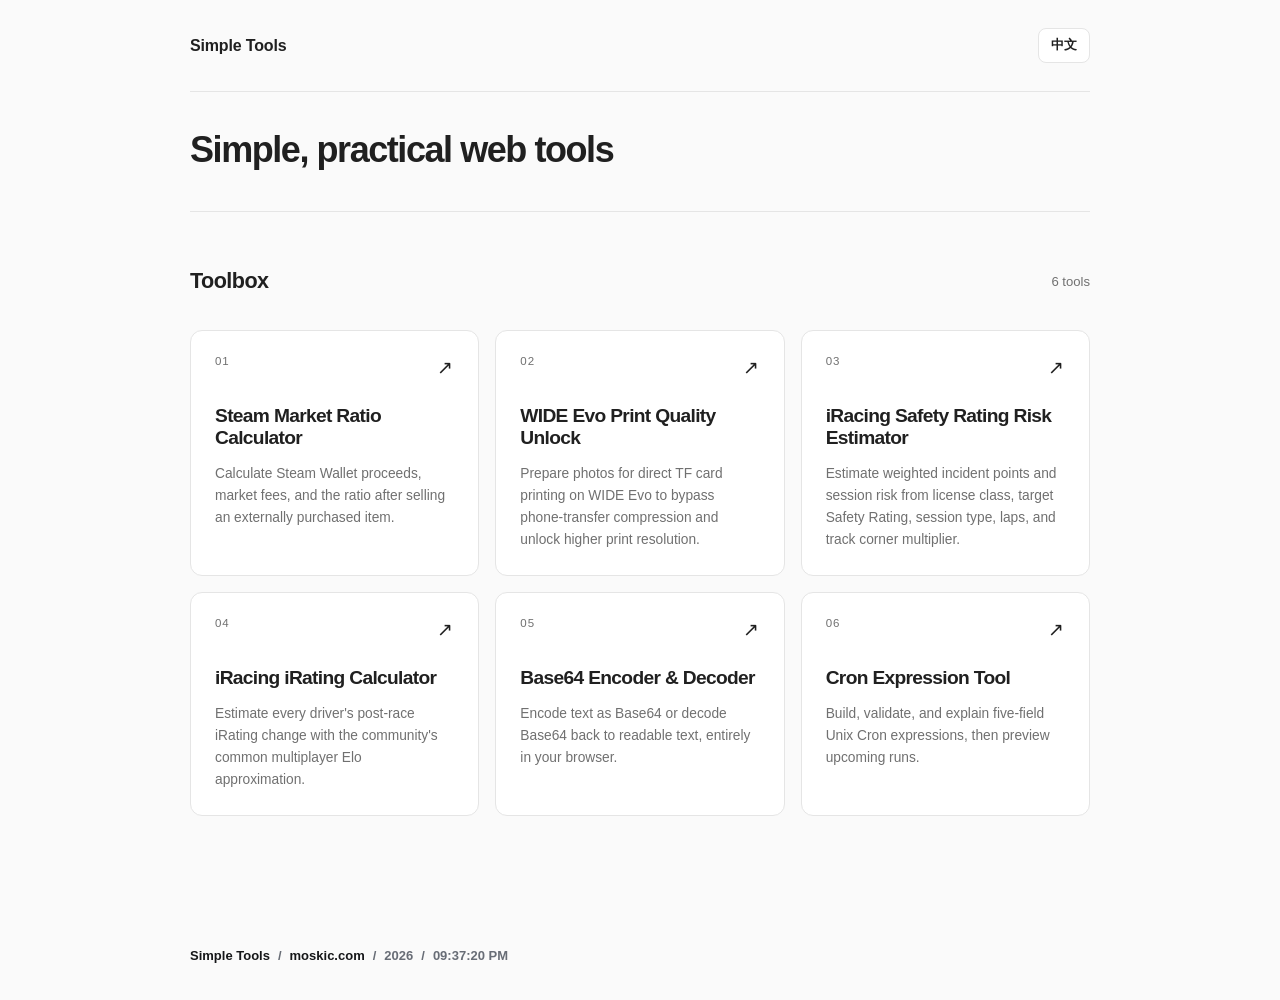
<file: index.html>
<!doctype html>
<html lang="zh-CN">
  <head>
    <meta charset="UTF-8" />
    <meta name="viewport" content="width=device-width, initial-scale=1.0" />
    <meta
      name="description"
      content="Simple Tools — 一个轻量、实用的在线工具集合。"
    />
    <title>Tools | moskic.com</title>
    <link rel="stylesheet" href="styles.css" />
    <script src="tools.js" defer></script>
  </head>
  <body>
    <div class="page-shell">
      <header class="site-header">
        <a class="brand" href="./" aria-label="Simple Tools 首页">
          <span>Simple Tools</span>
        </a>
        <button class="language-toggle" id="language-toggle" type="button"></button>
      </header>

      <main>
        <section class="hero" aria-labelledby="page-title">
          <h1 id="page-title"></h1>
        </section>

        <section class="tools-section" aria-labelledby="tools-title">
          <div class="section-heading">
            <h2 id="tools-title"></h2>
            <p class="tool-count" id="tool-count" aria-live="polite"></p>
          </div>

          <div class="tool-grid" id="tool-grid"></div>

          <noscript>
            <p class="noscript-message">
              请启用 JavaScript 以查看工具列表。 / Please enable JavaScript to view the tools.
            </p>
          </noscript>
        </section>
      </main>

      <footer class="site-footer" aria-label="Site footer">
        <span class="footer-site-name">Simple Tools</span>
        <span aria-hidden="true">/</span>
        <a href="https://moskic.com">moskic.com</a>
        <span aria-hidden="true">/</span>
        <span id="footer-year"></span>
        <span aria-hidden="true">/</span>
        <time id="footer-time"></time>
      </footer>
    </div>
  </body>
</html>
</file>
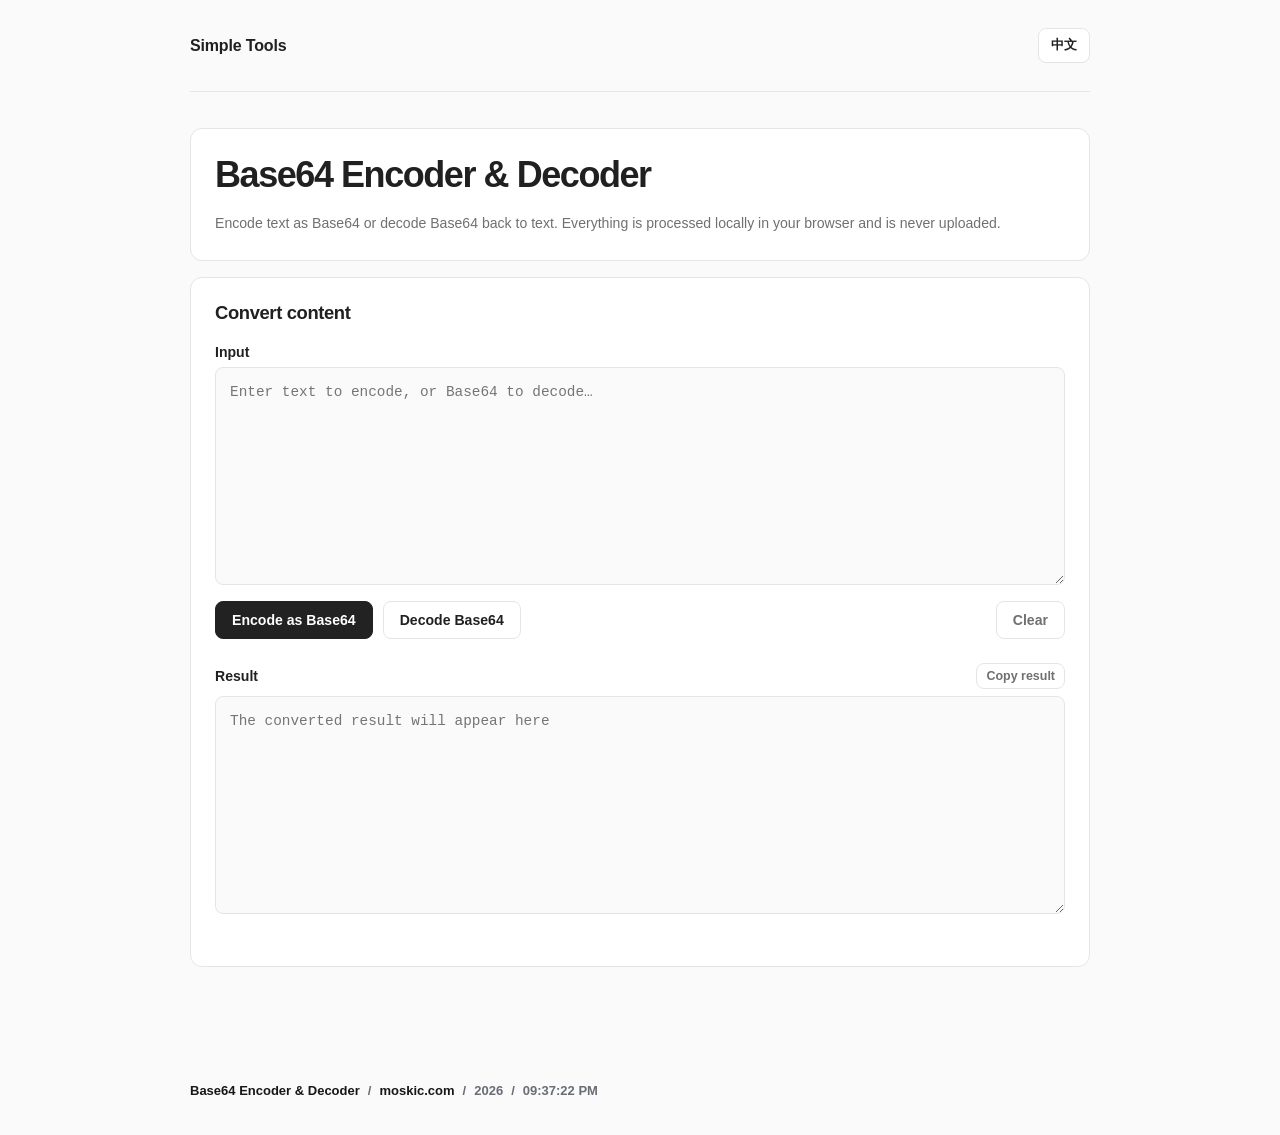
<file: base64_encode_decode/index.html>
<!doctype html>
<html lang="zh-CN">
  <head>
    <meta charset="UTF-8" />
    <meta name="viewport" content="width=device-width, initial-scale=1.0" />
    <meta name="description" content="在浏览器本地进行 Base64 编码与解码。" />
    <title>Base64 编码与解码 | moskic.com</title>
    <link rel="stylesheet" href="style.css" />
    <script src="app.js" defer></script>
  </head>
  <body>
    <div class="page-shell">
      <header class="site-header">
        <a class="brand" href="../" aria-label="Simple Tools 首页">Simple Tools</a>
        <button class="lang-switch" id="langSwitch" type="button">EN</button>
      </header>

      <main class="container">
        <section class="card intro-card">
          <h1 data-i18n="title">Base64 编码与解码</h1>
          <p class="note" data-i18n="intro">
            将文本编码为 Base64，或将 Base64 解码为原文。所有内容仅在浏览器本地处理，不会上传。
          </p>
        </section>

        <section class="card tool-card" aria-labelledby="toolTitle">
          <h2 id="toolTitle" data-i18n="toolTitle">转换内容</h2>

          <label for="input" data-i18n="inputLabel">输入</label>
          <textarea id="input" rows="8" data-i18n-placeholder="inputPlaceholder" placeholder="输入要编码的文本，或要解码的 Base64…" spellcheck="false"></textarea>

          <div class="actions">
            <button class="button primary" id="encodeButton" type="button" data-i18n="encode">编码为 Base64</button>
            <button class="button" id="decodeButton" type="button" data-i18n="decode">解码 Base64</button>
            <button class="button quiet" id="clearButton" type="button" data-i18n="clear">清空</button>
          </div>

          <div class="output-heading">
            <label for="output" data-i18n="outputLabel">结果</label>
            <button class="text-button" id="copyButton" type="button" data-i18n="copy">复制结果</button>
          </div>
          <textarea id="output" rows="8" data-i18n-placeholder="outputPlaceholder" placeholder="转换结果将显示在这里" readonly spellcheck="false"></textarea>
          <p class="status" id="status" role="status" aria-live="polite"></p>
        </section>
      </main>

      <footer class="site-footer" aria-label="Site footer">
        <span class="footer-site-name">Base64 Encoder &amp; Decoder</span>
        <span aria-hidden="true">/</span>
        <a href="https://moskic.com">moskic.com</a>
        <span aria-hidden="true">/</span>
        <span id="footerYear"></span>
        <span aria-hidden="true">/</span>
        <time id="footerTime"></time>
      </footer>
    </div>
  </body>
</html>
</file>
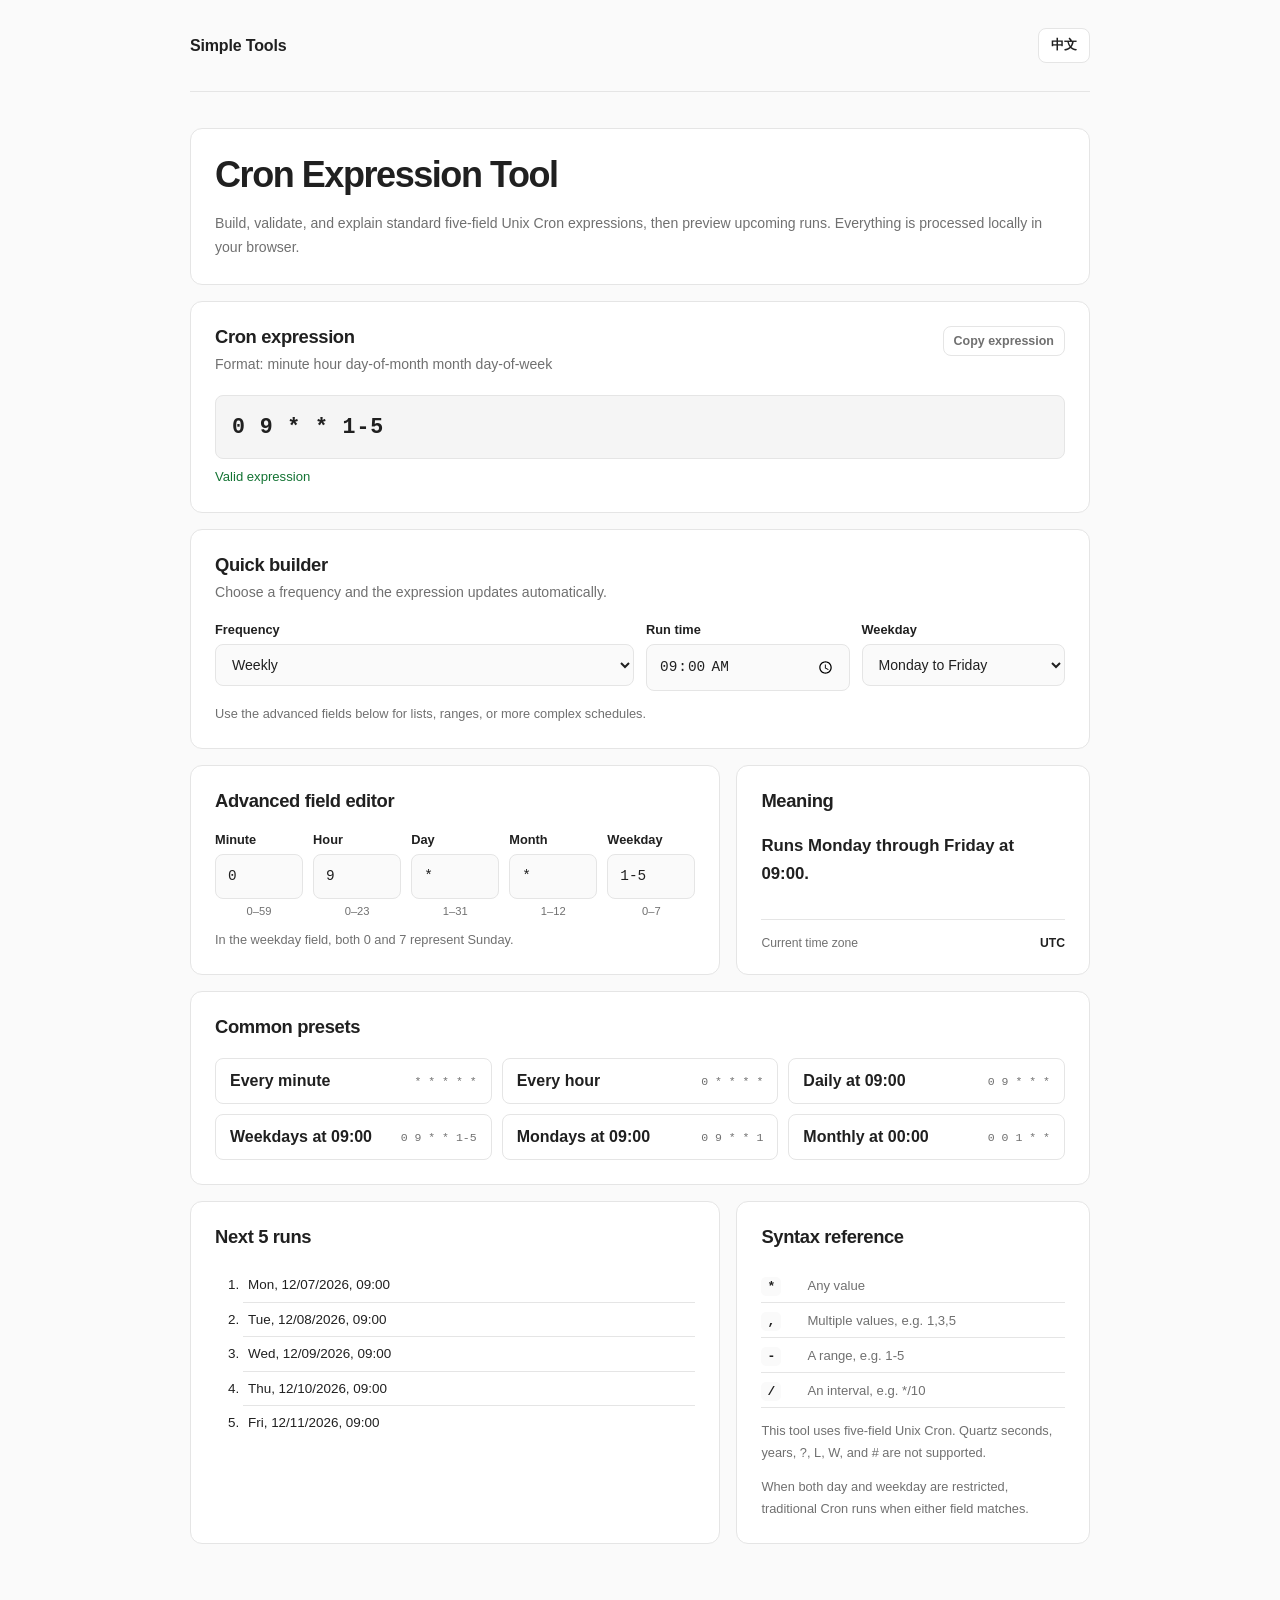
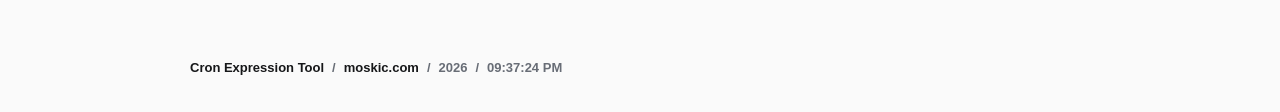
<file: cron_format_tool/index.html>
<!doctype html>
<html lang="zh-CN">
  <head>
    <meta charset="UTF-8" />
    <meta name="viewport" content="width=device-width, initial-scale=1.0" />
    <meta
      name="description"
      content="在浏览器本地生成、校验并解释标准五段 Unix Cron 表达式。"
    />
    <title>Cron 表达式工具 | moskic.com</title>
    <link rel="stylesheet" href="style.css" />
    <script src="app.js" defer></script>
  </head>
  <body>
    <div class="page-shell">
      <header class="site-header">
        <a class="brand" href="../" aria-label="Simple Tools 首页">Simple Tools</a>
        <button class="lang-switch" id="langSwitch" type="button">EN</button>
      </header>

      <main class="container">
        <section class="card intro-card" aria-labelledby="pageTitle">
          <h1 id="pageTitle" data-i18n="title">Cron 表达式工具</h1>
          <p class="note" data-i18n="intro">
            生成、校验并解释标准五段 Unix Cron 表达式，预览接下来的执行时间。所有计算均在浏览器本地完成。
          </p>
        </section>

        <section class="card expression-card" aria-labelledby="expressionTitle">
          <div class="section-heading">
            <div>
              <h2 id="expressionTitle" data-i18n="expressionTitle">Cron 表达式</h2>
              <p class="helper" data-i18n="expressionHelp">格式：分钟 小时 日期 月份 星期</p>
            </div>
            <button class="text-button" id="copyButton" type="button" data-i18n="copy">复制表达式</button>
          </div>
          <input
            class="expression-input"
            id="expression"
            type="text"
            value="0 9 * * 1-5"
            autocomplete="off"
            autocapitalize="off"
            spellcheck="false"
            aria-labelledby="expressionTitle"
            aria-describedby="validationStatus"
          />
          <p class="validation-status" id="validationStatus" role="status" aria-live="polite"></p>
        </section>

        <section class="card quick-builder-card" aria-labelledby="quickBuilderTitle">
          <div class="section-heading">
            <div>
              <h2 id="quickBuilderTitle" data-i18n="quickBuilderTitle">快速生成</h2>
              <p class="helper" data-i18n="quickBuilderHelp">选择执行频率，表达式会自动同步。</p>
            </div>
          </div>
          <div class="builder-grid">
            <div class="field builder-type">
              <label for="scheduleType" data-i18n="scheduleType">执行频率</label>
              <select id="scheduleType">
                <option value="minutes" data-i18n="typeMinutes">每隔若干分钟</option>
                <option value="hours" data-i18n="typeHours">每隔若干小时</option>
                <option value="daily" data-i18n="typeDaily">每天</option>
                <option value="weekly" data-i18n="typeWeekly" selected>每周</option>
                <option value="monthly" data-i18n="typeMonthly">每月</option>
                <option value="custom" data-i18n="typeCustom">自定义</option>
              </select>
            </div>

            <div class="field builder-control" id="intervalControl" hidden>
              <label for="intervalValue" data-i18n="interval">间隔</label>
              <div class="input-suffix">
                <input id="intervalValue" type="number" min="1" max="59" value="20" />
                <span id="intervalUnit"></span>
              </div>
            </div>

            <div class="field builder-control" id="timeControl">
              <label for="runTime" data-i18n="runTime">执行时间</label>
              <input id="runTime" type="time" value="09:00" />
            </div>

            <div class="field builder-control" id="weekdayControl">
              <label for="weekdaySelect" data-i18n="weekdaySelect">星期</label>
              <select id="weekdaySelect">
                <option value="1-5" data-i18n="weekdayWorkdays" selected>周一至周五</option>
                <option value="0,6" data-i18n="weekdayWeekend">周末</option>
                <option value="1" data-i18n="weekdayMonday">星期一</option>
                <option value="2" data-i18n="weekdayTuesday">星期二</option>
                <option value="3" data-i18n="weekdayWednesday">星期三</option>
                <option value="4" data-i18n="weekdayThursday">星期四</option>
                <option value="5" data-i18n="weekdayFriday">星期五</option>
                <option value="6" data-i18n="weekdaySaturday">星期六</option>
                <option value="0" data-i18n="weekdaySunday">星期日</option>
              </select>
            </div>

            <div class="field builder-control" id="monthDayControl" hidden>
              <label for="monthDayValue" data-i18n="monthDay">每月日期</label>
              <input id="monthDayValue" type="number" min="1" max="31" value="1" />
            </div>
          </div>
          <p class="note compact" id="builderHint" data-i18n="builderHint">
            需要列表、范围或更复杂的规则时，可继续使用下方字段编辑。
          </p>
        </section>

        <div class="primary-grid">
          <section class="card" aria-labelledby="fieldsTitle">
            <h2 id="fieldsTitle" data-i18n="fieldsTitle">高级字段编辑</h2>
            <div class="field-grid">
              <div class="field">
                <label for="minute" data-i18n="minute">分钟</label>
                <input id="minute" type="text" value="0" inputmode="text" spellcheck="false" />
                <span class="field-range">0–59</span>
              </div>
              <div class="field">
                <label for="hour" data-i18n="hour">小时</label>
                <input id="hour" type="text" value="9" inputmode="text" spellcheck="false" />
                <span class="field-range">0–23</span>
              </div>
              <div class="field">
                <label for="dayOfMonth" data-i18n="dayOfMonth">日期</label>
                <input id="dayOfMonth" type="text" value="*" inputmode="text" spellcheck="false" />
                <span class="field-range">1–31</span>
              </div>
              <div class="field">
                <label for="month" data-i18n="month">月份</label>
                <input id="month" type="text" value="*" inputmode="text" spellcheck="false" />
                <span class="field-range">1–12</span>
              </div>
              <div class="field">
                <label for="dayOfWeek" data-i18n="dayOfWeek">星期</label>
                <input id="dayOfWeek" type="text" value="1-5" inputmode="text" spellcheck="false" />
                <span class="field-range">0–7</span>
              </div>
            </div>
            <p class="note compact" data-i18n="sundayNote">星期字段中 0 和 7 都表示星期日。</p>
          </section>

          <section class="card result-card" aria-labelledby="resultTitle">
            <h2 id="resultTitle" data-i18n="resultTitle">表达式含义</h2>
            <div class="explanation" id="explanation" aria-live="polite"></div>
            <div class="timezone-row">
              <span data-i18n="timezone">使用当前时区</span>
              <strong id="timezoneName"></strong>
            </div>
          </section>
        </div>

        <section class="card" aria-labelledby="presetsTitle">
          <h2 id="presetsTitle" data-i18n="presetsTitle">常用预设</h2>
          <div class="preset-grid" id="presetGrid"></div>
        </section>

        <div class="reference-grid">
          <section class="card" aria-labelledby="nextRunsTitle">
            <h2 id="nextRunsTitle" data-i18n="nextRunsTitle">接下来 5 次执行</h2>
            <ol class="next-runs" id="nextRuns" aria-live="polite"></ol>
          </section>

          <section class="card" aria-labelledby="syntaxTitle">
            <h2 id="syntaxTitle" data-i18n="syntaxTitle">语法速查</h2>
            <dl class="syntax-list">
              <div><dt><code>*</code></dt><dd data-i18n="syntaxAny">任意值</dd></div>
              <div><dt><code>,</code></dt><dd data-i18n="syntaxList">多个值，例如 1,3,5</dd></div>
              <div><dt><code>-</code></dt><dd data-i18n="syntaxRange">范围，例如 1-5</dd></div>
              <div><dt><code>/</code></dt><dd data-i18n="syntaxStep">步长，例如 */10</dd></div>
            </dl>
            <p class="note compact" data-i18n="unixNote">
              本工具使用五段 Unix Cron，不支持 Quartz 的秒、年份、?、L、W 和 #。
            </p>
            <p class="note compact" data-i18n="dayRule">
              当日期和星期都不是 * 时，传统 Cron 会在任一字段匹配时执行。
            </p>
          </section>
        </div>
      </main>

      <footer class="site-footer" aria-label="Site footer">
        <span class="footer-site-name">Cron Expression Tool</span>
        <span aria-hidden="true">/</span>
        <a href="https://moskic.com">moskic.com</a>
        <span aria-hidden="true">/</span>
        <span id="footerYear"></span>
        <span aria-hidden="true">/</span>
        <time id="footerTime"></time>
      </footer>
    </div>
  </body>
</html>
</file>
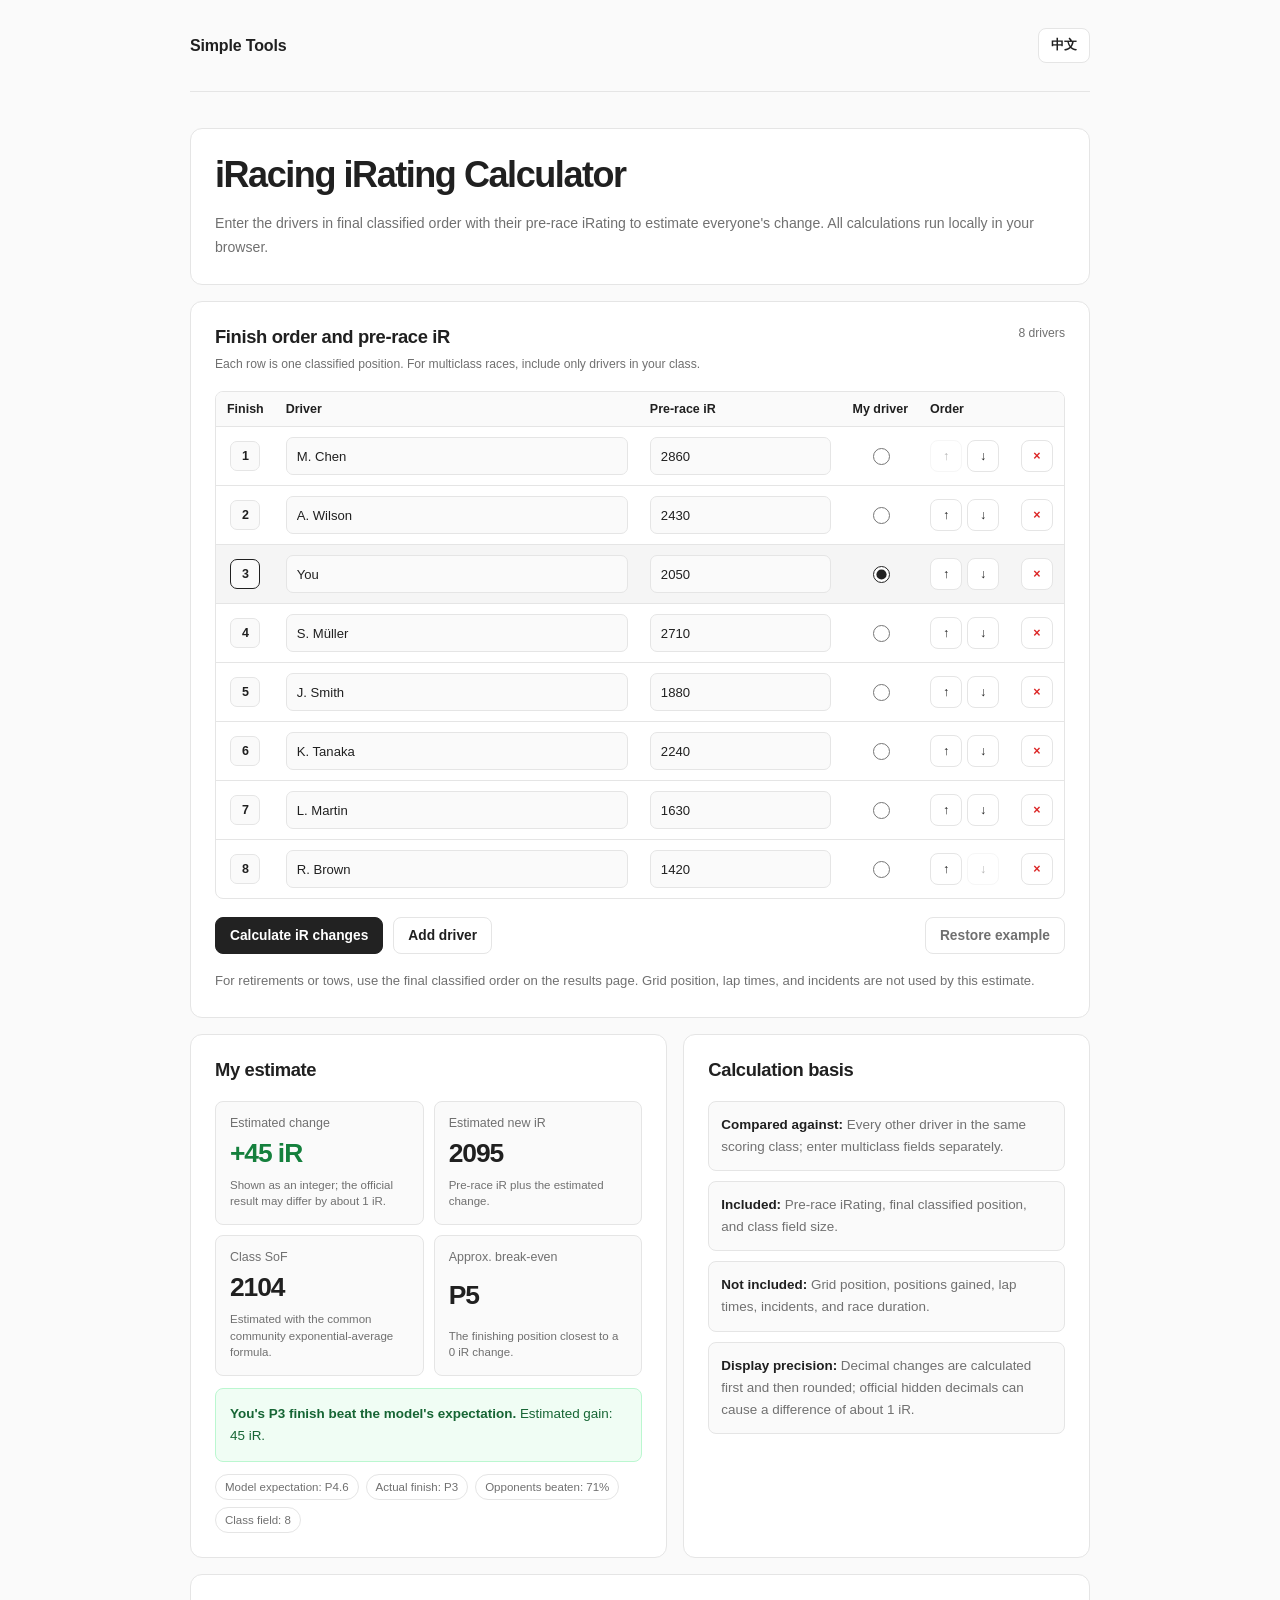
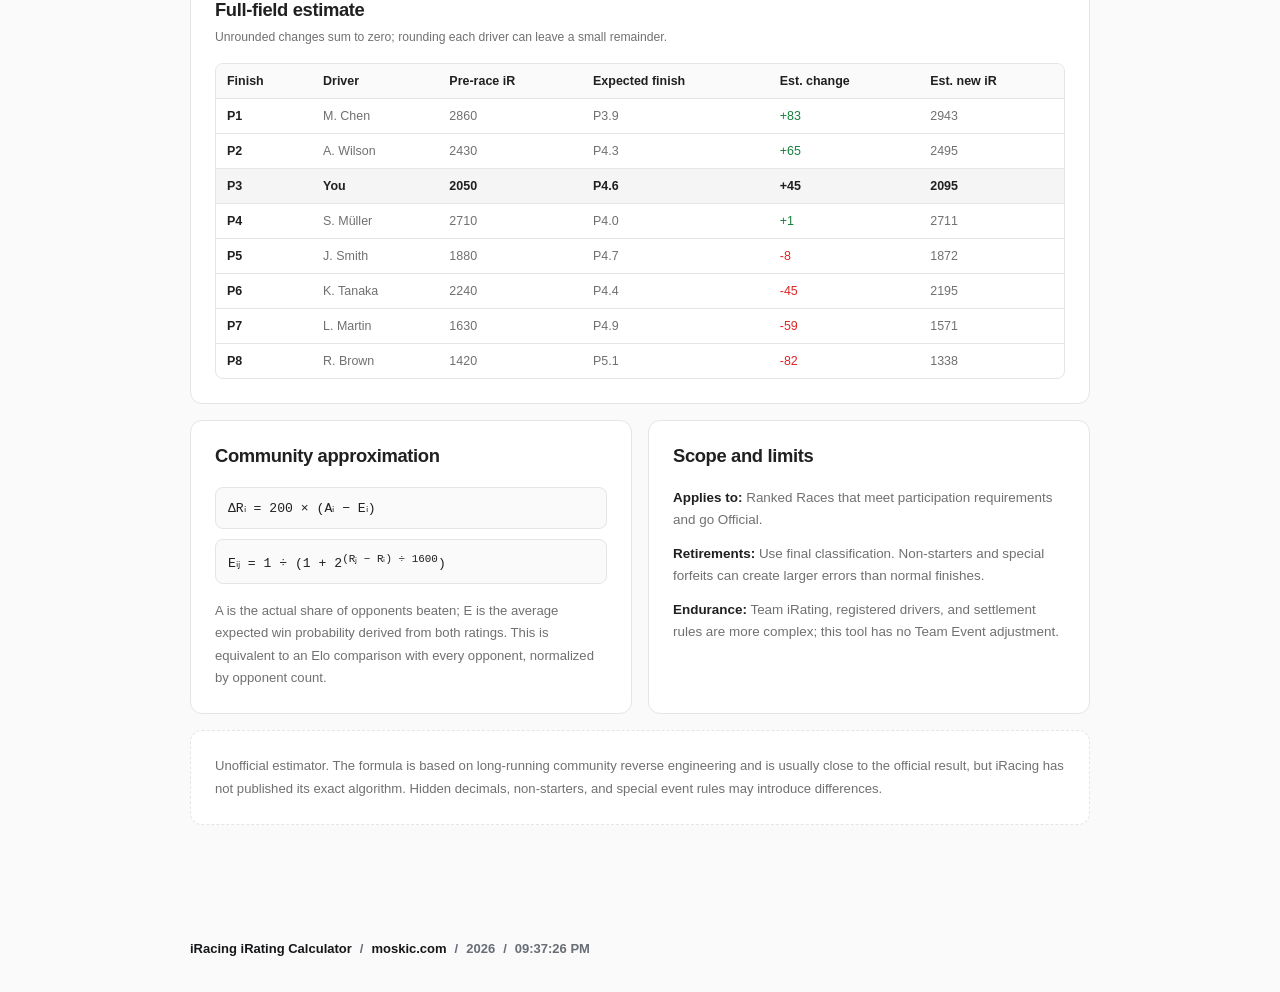
<file: iracing_irating_calculator/index.html>
<!doctype html>
<html lang="zh-CN">
  <head>
    <meta charset="UTF-8" />
    <meta name="viewport" content="width=device-width, initial-scale=1.0" />
    <meta
      name="description"
      content="按社区常用的多人 Elo 近似公式，估算 iRacing 正式比赛后的 iRating 变化。"
    />
    <title>iRacing iRating 计算器 | moskic.com</title>
    <link rel="stylesheet" href="style.css" />
    <script src="app.js" defer></script>
  </head>
  <body>
    <div class="page-shell">
      <header class="site-header">
        <a class="brand" href="../" aria-label="Simple Tools 首页">Simple Tools</a>
        <button class="lang-switch" id="langSwitch" type="button">EN</button>
      </header>

      <main class="container">
        <section class="card intro-card" aria-labelledby="pageTitle">
          <h1 id="pageTitle" data-i18n="title">iRacing iRating 计算器</h1>
          <p class="note" data-i18n="intro">
            按最终分类顺序填写同组车手及赛前 iRating，估算每位车手的分数变化。所有计算均在浏览器本地完成。
          </p>
        </section>

        <section class="card" aria-labelledby="fieldTitle">
          <div class="section-heading">
            <div>
              <h2 id="fieldTitle" data-i18n="fieldTitle">完赛顺序与赛前 iR</h2>
              <p class="helper section-helper" data-i18n="fieldHelp">
                每行就是最终分类中的一个名次。多级别比赛请只填写与你同级别的车手。
              </p>
            </div>
            <span class="field-count" id="fieldCount" aria-live="polite"></span>
          </div>

          <div class="table-scroll roster-scroll" tabindex="0">
            <table class="roster-table">
              <thead>
                <tr>
                  <th scope="col" data-i18n="positionHeader">名次</th>
                  <th scope="col" data-i18n="driverHeader">车手</th>
                  <th scope="col" data-i18n="ratingHeader">赛前 iR</th>
                  <th scope="col" data-i18n="meHeader">我的车手</th>
                  <th scope="col" data-i18n="orderHeader">调整</th>
                  <th scope="col"><span class="sr-only" data-i18n="removeHeader">删除</span></th>
                </tr>
              </thead>
              <tbody id="driverRows"></tbody>
            </table>
          </div>

          <p class="form-error" id="formError" role="alert" aria-live="assertive"></p>
          <div class="actions">
            <button class="button primary" id="calculateButton" type="button" data-i18n="calculate">计算 iR 变化</button>
            <button class="button" id="addButton" type="button" data-i18n="addDriver">添加车手</button>
            <button class="button quiet" id="exampleButton" type="button" data-i18n="restoreExample">恢复示例</button>
          </div>
          <p class="note compact" data-i18n="classificationNote">
            退赛或拖车后，按比赛结果页最终列出的分类名次填写；起步位置、圈速和事故点不参与此估算。
          </p>
        </section>

        <div class="primary-grid">
          <section class="card results-card" aria-labelledby="resultTitle">
            <h2 id="resultTitle" data-i18n="resultTitle">我的估算结果</h2>
            <div class="results" aria-live="polite">
              <div class="metric">
                <span class="metric-name" data-i18n="changeName">预计变化</span>
                <strong class="metric-value" id="selectedChange">—</strong>
                <span class="metric-hint" data-i18n="changeHint">按整数显示，官方结果可能相差约 1 iR。</span>
              </div>
              <div class="metric">
                <span class="metric-name" data-i18n="newRatingName">预计新 iR</span>
                <strong class="metric-value" id="selectedNewRating">—</strong>
                <span class="metric-hint" data-i18n="newRatingHint">赛前 iR 加上预计变化。</span>
              </div>
              <div class="metric">
                <span class="metric-name" data-i18n="sofName">本组 SoF</span>
                <strong class="metric-value" id="strengthOfField">—</strong>
                <span class="metric-hint" data-i18n="sofHint">使用社区常见的指数平均公式估算。</span>
              </div>
              <div class="metric">
                <span class="metric-name" data-i18n="breakEvenName">大致保本名次</span>
                <strong class="metric-value" id="breakEvenPosition">—</strong>
                <span class="metric-hint" data-i18n="breakEvenHint">最接近 0 iR 变化的完赛位置。</span>
              </div>
            </div>
            <div class="status-box" id="statusBox" aria-live="polite" data-i18n="initialStatus">
              填写车手后即可计算。
            </div>
            <div class="pill-row" id="quickTips" aria-label="计算摘要"></div>
          </section>

          <section class="card" aria-labelledby="summaryTitle">
            <h2 id="summaryTitle" data-i18n="summaryTitle">计算口径</h2>
            <ul class="explain-list" id="summaryList"></ul>
          </section>
        </div>

        <section class="card" aria-labelledby="allResultsTitle">
          <div class="section-heading compact-heading">
            <div>
              <h2 id="allResultsTitle" data-i18n="allResultsTitle">全场估算</h2>
              <p class="helper section-helper" data-i18n="allResultsHelp">变化值取整前全场总和为 0；逐人取整后可能出现少量尾差。</p>
            </div>
          </div>
          <div class="table-scroll" tabindex="0">
            <table class="result-table">
              <thead>
                <tr>
                  <th scope="col" data-i18n="positionHeader">名次</th>
                  <th scope="col" data-i18n="driverHeader">车手</th>
                  <th scope="col" data-i18n="ratingHeader">赛前 iR</th>
                  <th scope="col" data-i18n="expectedHeader">预期名次</th>
                  <th scope="col" data-i18n="changeHeader">预计变化</th>
                  <th scope="col" data-i18n="newRatingHeader">预计新 iR</th>
                </tr>
              </thead>
              <tbody id="resultRows"></tbody>
            </table>
          </div>
        </section>

        <div class="reference-grid">
          <section class="card" aria-labelledby="formulaTitle">
            <h2 id="formulaTitle" data-i18n="formulaTitle">社区近似公式</h2>
            <div class="formula-block" aria-label="iRating 近似计算公式">
              <code>ΔRᵢ = 200 × (Aᵢ − Eᵢ)</code>
              <code>Eᵢⱼ = 1 ÷ (1 + 2<sup>(Rⱼ − Rᵢ) ÷ 1600</sup>)</code>
            </div>
            <p class="note compact" data-i18n="formulaNote">
              A 是实际击败对手的比例，E 是根据双方 iR 推算的平均预期胜率。等价于你与同组每位车手分别进行一次 Elo 比较，再按对手数量归一化。
            </p>
          </section>

          <section class="card" aria-labelledby="usageTitle">
            <h2 id="usageTitle" data-i18n="usageTitle">使用边界</h2>
            <div class="usage-copy" id="usageCopy"></div>
          </section>
        </div>

        <section class="card disclaimer-card">
          <p class="note compact" data-i18n="disclaimer">
            非官方估算工具。公式来自社区长期反向推算，通常很接近正式结算，但 iRacing 没有公开精确算法；隐藏小数、未发车及特殊赛事规则都可能造成偏差。
          </p>
        </section>
      </main>

      <footer class="site-footer" aria-label="Site footer">
        <span class="footer-site-name">iRacing iRating Calculator</span>
        <span aria-hidden="true">/</span>
        <a href="https://moskic.com">moskic.com</a>
        <span aria-hidden="true">/</span>
        <span id="footerYear"></span>
        <span aria-hidden="true">/</span>
        <time id="footerTime"></time>
      </footer>
    </div>
  </body>
</html>
</file>
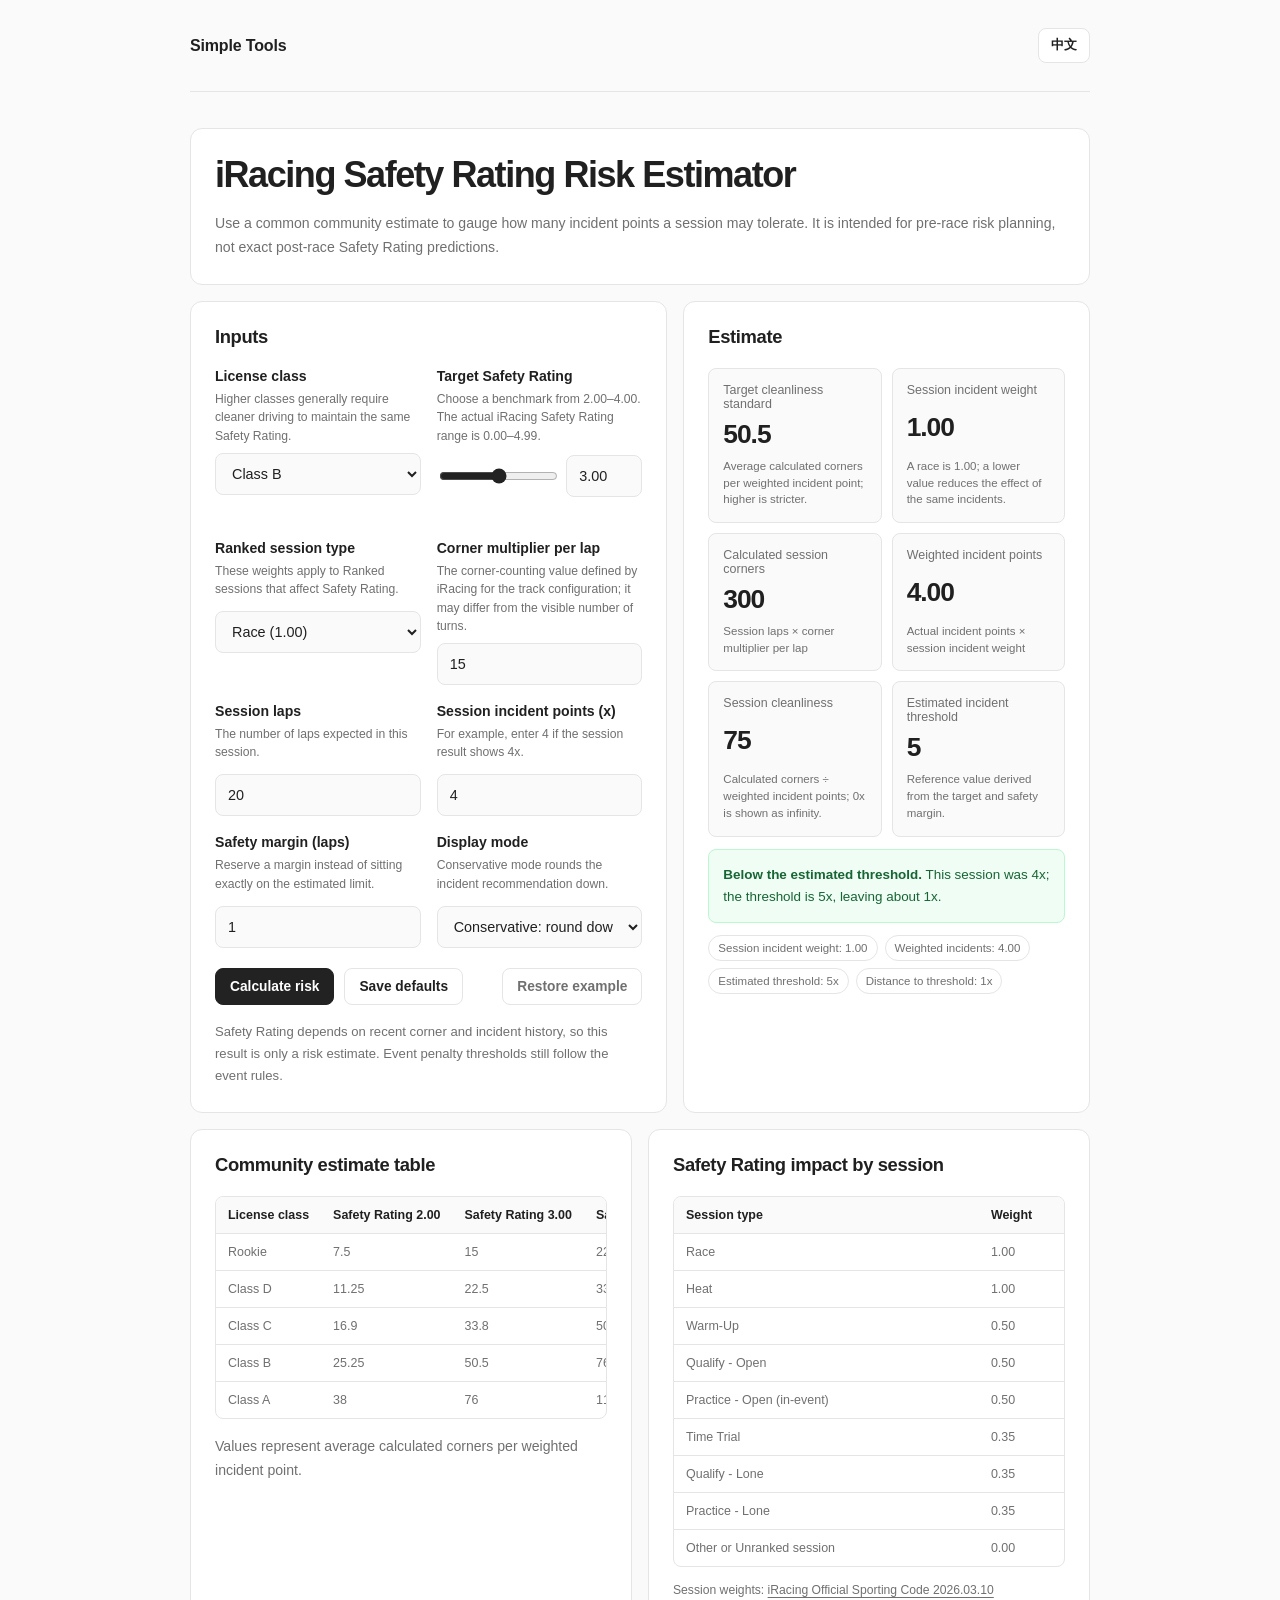
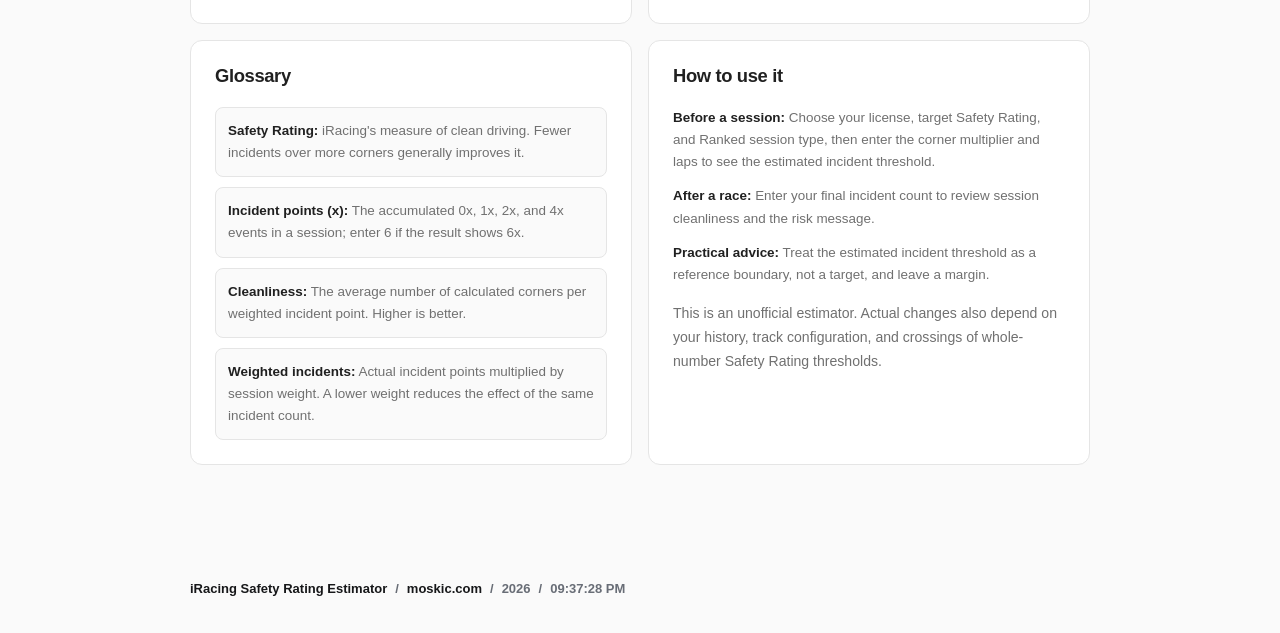
<file: iracing_safety_rating_estimator/index.html>
<!doctype html>
<html lang="zh-CN">
  <head>
    <meta charset="UTF-8" />
    <meta name="viewport" content="width=device-width, initial-scale=1.0" />
    <meta
      name="description"
      content="根据执照等级、目标安全分、场次权重和赛道弯角数，估算 iRacing 比赛的事故点数风险。"
    />
    <title>iRacing 安全分风险估算器 | moskic.com</title>
    <link rel="stylesheet" href="style.css" />
    <script src="app.js" defer></script>
  </head>
  <body>
    <div class="page-shell">
      <header class="site-header">
        <a class="brand" href="../" aria-label="Simple Tools 首页">Simple Tools</a>
        <button class="lang-switch" id="langSwitch" type="button">EN</button>
      </header>

      <main class="container">
        <section class="card intro-card" aria-labelledby="pageTitle">
          <h1 id="pageTitle" data-i18n="title">iRacing 安全分风险估算器</h1>
          <p class="note" data-i18n="intro">
            用社区常见的推断方式，估算一场比赛大概能承受多少事故点数。适合赛前风险判断，不用于精确预测赛后安全分涨跌。
          </p>
        </section>

        <div class="primary-grid">
          <section class="card" aria-labelledby="inputTitle">
            <h2 id="inputTitle" data-i18n="inputTitle">输入参数</h2>
            <div class="form-grid">
              <div class="field">
                <label for="license" data-i18n="licenseLabel">执照等级</label>
                <p class="helper" id="licenseHelp" data-i18n="licenseHelp">等级越高，维持同样安全分通常需要跑得越干净。</p>
                <select id="license" aria-describedby="licenseHelp">
                  <option value="Rookie" data-i18n="licenseRookie">Rookie 新手</option>
                  <option value="D" data-i18n="licenseD">D 级</option>
                  <option value="C" data-i18n="licenseC">C 级</option>
                  <option value="B" data-i18n="licenseB" selected>B 级</option>
                  <option value="A" data-i18n="licenseA">A 级</option>
                </select>
              </div>

              <div class="field">
                <label for="targetSr" data-i18n="targetSrLabel">目标安全分</label>
                <p class="helper" id="targetSrHelp" data-i18n="targetSrHelp">选择用于判断的安全分目标；估算器支持 2.00–4.00。</p>
                <div class="range-row">
                  <input id="targetSrRange" type="range" min="2" max="4" value="3" step="0.01" aria-label="目标安全分滑块" />
                  <input id="targetSr" type="number" min="2" max="4" value="3.00" step="0.01" aria-describedby="targetSrHelp promotionNotice" />
                </div>
                <p class="promotion-notice" id="promotionNotice"></p>
              </div>

              <div class="field">
                <label for="sessionType" data-i18n="sessionLabel">排名场次类型</label>
                <p class="helper" id="sessionHelp" data-i18n="sessionHelp">以下权重适用于会影响安全分的 Ranked 场次。</p>
                <select id="sessionType" aria-describedby="sessionHelp">
                  <option value="race" data-weight="1.00" selected></option>
                  <option value="heat" data-weight="1.00"></option>
                  <option value="warmup" data-weight="0.50"></option>
                  <option value="openQualify" data-weight="0.50"></option>
                  <option value="openPractice" data-weight="0.50"></option>
                  <option value="timeTrial" data-weight="0.35"></option>
                  <option value="loneQualify" data-weight="0.35"></option>
                  <option value="lonePractice" data-weight="0.35"></option>
                  <option value="unranked" data-weight="0.00"></option>
                </select>
              </div>

              <div class="field">
                <label for="cornersPerLap" data-i18n="cornersLabel">每圈弯角系数</label>
                <p class="helper" id="cornersHelp" data-i18n="cornersHelp">iRacing 为赛道配置定义的弯角计算值，不一定等于肉眼数出的弯道数量。</p>
                <input id="cornersPerLap" type="number" min="1" max="100" step="1" value="15" aria-describedby="cornersHelp" />
              </div>

              <div class="field">
                <label for="laps" data-i18n="lapsLabel">场次圈数</label>
                <p class="helper" id="lapsHelp" data-i18n="lapsHelp">本场预计完成的圈数。</p>
                <input id="laps" type="number" min="1" max="500" step="1" value="20" aria-describedby="lapsHelp" />
              </div>

              <div class="field">
                <label for="incidents" data-i18n="incidentsLabel">本场事故点数（x）</label>
                <p class="helper" id="incidentsHelp" data-i18n="incidentsHelp">例如比赛结束显示 4x，这里填 4。</p>
                <input id="incidents" type="number" min="0" step="1" value="4" aria-describedby="incidentsHelp" />
              </div>

              <div class="field">
                <label for="safetyLaps" data-i18n="safetyLapsLabel">安全余量（圈）</label>
                <p class="helper" id="safetyLapsHelp" data-i18n="safetyLapsHelp">预留一点余量，避免刚好卡在红线。</p>
                <input id="safetyLaps" type="number" min="0" max="10" step="0.5" value="1" aria-describedby="safetyLapsHelp" />
              </div>

              <div class="field">
                <label for="roundMode" data-i18n="roundModeLabel">显示方式</label>
                <p class="helper" id="roundModeHelp" data-i18n="roundModeHelp">保守模式会把建议事故点数向下取整。</p>
                <select id="roundMode" aria-describedby="roundModeHelp">
                  <option value="floor" data-i18n="roundFloor" selected>保守：向下取整</option>
                  <option value="raw" data-i18n="roundRaw">显示小数</option>
                </select>
              </div>
            </div>

            <p class="form-error" id="formError" role="alert" aria-live="assertive"></p>
            <div class="actions">
              <button class="button primary" id="calcBtn" type="button" data-i18n="calculate">计算风险</button>
              <button class="button" id="saveBtn" type="button" data-i18n="save">保存默认值</button>
              <button class="button quiet" id="resetBtn" type="button" data-i18n="reset">恢复示例</button>
            </div>
            <p class="note compact" data-i18n="calculationNote">
              安全分与近期历史中的弯角数和事故点数有关，因此结果只适合判断风险。
            </p>
          </section>

          <section class="card results-card" aria-labelledby="resultTitle">
            <h2 id="resultTitle" data-i18n="resultTitle">估算结果</h2>
            <div class="results" aria-live="polite">
              <div class="metric">
                <span class="metric-name" data-i18n="targetCpiName">目标干净标准</span>
                <strong class="metric-value" id="targetCpi">—</strong>
                <span class="metric-hint" data-i18n="targetCpiHint">平均多少个弯出现 1 个事故点，越高越严格。</span>
              </div>
              <div class="metric">
                <span class="metric-name" data-i18n="weightName">场次事故权重</span>
                <strong class="metric-value" id="sessionWeightDisplay">—</strong>
                <span class="metric-hint" data-i18n="weightHint">正式比赛为 1.00；数值越小，影响越小。</span>
              </div>
              <div class="metric">
                <span class="metric-name" data-i18n="cornersName">本场计算弯角数</span>
                <strong class="metric-value" id="effectiveCorners">—</strong>
                <span class="metric-hint" data-i18n="effectiveCornersHint">比赛圈数 × 每圈弯角数</span>
              </div>
              <div class="metric">
                <span class="metric-name" data-i18n="weightedIncidentsName">本场有效事故点</span>
                <strong class="metric-value" id="weightedIncidents">—</strong>
                <span class="metric-hint" data-i18n="weightedIncidentsHint">实际事故点数 × 场次事故权重</span>
              </div>
              <div class="metric">
                <span class="metric-name" data-i18n="raceCpiName">本场干净程度</span>
                <strong class="metric-value" id="raceCpi">—</strong>
                <span class="metric-hint" data-i18n="raceCpiHint">弯角数 ÷（事故点数 × 场次权重）；0x 显示为无限大。</span>
              </div>
              <div class="metric">
                <span class="metric-name" data-i18n="allowedName">估算事故点阈值</span>
                <strong class="metric-value" id="allowedIncidents">—</strong>
                <span class="metric-hint" data-i18n="allowedHint">在当前目标和安全余量下推算的事故点参考值。</span>
              </div>
            </div>
            <div class="status-box" id="statusBox" role="status">填好参数后点击计算。</div>
            <div class="pill-row" id="quickTips" aria-label="快速提示"></div>
          </section>
        </div>

        <section class="reference-grid">
          <article class="card">
            <h2 data-i18n="cpiTableTitle">推断参考表</h2>
            <div class="table-scroll" tabindex="0">
              <table>
                <thead>
                  <tr>
                    <th scope="col" data-i18n="tableLicense">执照等级</th>
                    <th scope="col" data-i18n="srTwo">安全分 2.00</th>
                    <th scope="col" data-i18n="srThree">安全分 3.00</th>
                    <th scope="col" data-i18n="srFour">安全分 4.00</th>
                  </tr>
                </thead>
                <tbody id="cpiTable"></tbody>
              </table>
            </div>
            <p class="note" data-i18n="cpiTableNote">数字表示平均多少个弯对应 1 个有效事故点。</p>
          </article>

          <article class="card">
            <h2 data-i18n="sessionTableTitle">不同场次对安全分的影响</h2>
            <div class="table-scroll" tabindex="0">
              <table>
                <thead>
                  <tr>
                    <th scope="col" data-i18n="sessionTypeHeader">场次类型</th>
                    <th scope="col" data-i18n="weightHeader">权重</th>
                  </tr>
                </thead>
                <tbody id="sessionTable"></tbody>
              </table>
            </div>
            <p class="source-note"><span data-i18n="sourceLabel">场次权重参考：</span><a href="https://ir-core-sites.iracing.com/members/pdfs/20260310-official_sporting_code_dated_Mar_10_2026.pdf" target="_blank" rel="noreferrer">iRacing Official Sporting Code 2026.03.10</a></p>
          </article>
        </section>

        <section class="reference-grid">
          <article class="card">
            <h2 data-i18n="glossaryTitle">名词解释</h2>
            <ul class="explain-list" id="glossaryList"></ul>
          </article>
          <article class="card">
            <h2 data-i18n="usageTitle">怎么用</h2>
            <div class="usage-copy" id="usageCopy"></div>
            <p class="note" data-i18n="disclaimer">非官方估算工具。实际变化还会受到个人历史记录、赛道配置和安全分整数区间变化等因素影响。</p>
          </article>
        </section>
      </main>

      <footer class="site-footer" aria-label="Site footer">
        <span class="footer-site-name">iRacing Safety Rating Estimator</span>
        <span aria-hidden="true">/</span>
        <a href="https://moskic.com">moskic.com</a>
        <span aria-hidden="true">/</span>
        <span id="footerYear"></span>
        <span aria-hidden="true">/</span>
        <time id="footerTime"></time>
      </footer>
    </div>

    <div class="toast" id="toast" role="status" aria-live="polite"></div>
  </body>
</html>
</file>
<file: styles.css>
:root {
  color-scheme: light;
  --background: #fafafa;
  --surface: #ffffff;
  --surface-hover: #f7f7f7;
  --text: #202020;
  --muted: #707070;
  --line: #e5e5e5;
  --accent: #222222;
  --radius: 12px;
}

* {
  box-sizing: border-box;
}

html {
  scroll-behavior: smooth;
}

body {
  min-width: 320px;
  margin: 0;
  background: var(--background);
  color: var(--text);
  font-family: Inter, ui-sans-serif, -apple-system, BlinkMacSystemFont, "Segoe UI",
    "Noto Sans SC", sans-serif;
  -webkit-font-smoothing: antialiased;
}

a {
  color: inherit;
}

.page-shell {
  width: min(900px, calc(100% - 40px));
  margin: 0 auto;
  padding-bottom: 34px;
}

.site-header {
  display: flex;
  justify-content: space-between;
  align-items: center;
  min-height: 92px;
  border-bottom: 1px solid var(--line);
}

.brand {
  display: inline-flex;
  align-items: center;
  color: var(--text);
  font-size: 1rem;
  font-weight: 700;
  letter-spacing: -0.01em;
  text-decoration: none;
}

.hero {
  max-width: 620px;
  padding: 36px 0 40px;
}

.language-toggle {
  padding: 8px 12px;
  border: 1px solid var(--line);
  border-radius: 8px;
  background: var(--surface);
  color: var(--text);
  cursor: pointer;
  font: inherit;
  font-size: 0.8rem;
  font-weight: 600;
  transition: background-color 150ms ease;
}

.language-toggle:hover {
  background: var(--surface-hover);
}

.hero h1 {
  margin: 0;
  font-size: clamp(1.7rem, 3.5vw, 2.25rem);
  font-weight: 600;
  letter-spacing: -0.04em;
  line-height: 1.2;
}

.tools-section {
  padding: 56px 0 96px;
  border-top: 1px solid var(--line);
}

.section-heading {
  display: flex;
  justify-content: space-between;
  gap: 24px;
  align-items: end;
  margin-bottom: 36px;
}

.section-heading h2 {
  margin: 0;
  font-size: 1.35rem;
  letter-spacing: -0.025em;
}

.tool-count {
  color: var(--muted);
  margin: 0 0 5px;
  font-size: 0.82rem;
}

.tool-grid {
  display: grid;
  grid-template-columns: repeat(3, minmax(0, 1fr));
  gap: 16px;
}

.tool-card {
  position: relative;
  display: flex;
  min-height: 220px;
  flex-direction: column;
  padding: 24px;
  overflow: hidden;
  border: 1px solid var(--line);
  border-radius: var(--radius);
  background: var(--surface);
  text-decoration: none;
  transition: border-color 150ms ease, background-color 150ms ease;
}

.tool-card:hover {
  background: var(--surface-hover);
  border-color: #c9c9c9;
}

.tool-card:focus-visible,
.brand:focus-visible,
.language-toggle:focus-visible {
  outline: 2px solid var(--accent);
  outline-offset: 3px;
}

.card-number {
  position: relative;
  color: var(--muted);
  font-size: 0.72rem;
  font-variant-numeric: tabular-nums;
  letter-spacing: 0.08em;
}

.tool-card h3 {
  position: relative;
  margin: 38px 0 0;
  font-size: 1.2rem;
  letter-spacing: -0.035em;
}

.tool-description {
  position: relative;
  margin: 14px 0 0;
  color: var(--muted);
  font-size: 0.86rem;
  line-height: 1.6;
}

.card-arrow {
  position: absolute;
  top: 25px;
  right: 25px;
  z-index: 1;
  font-size: 1.2rem;
}

.noscript-message {
  padding: 72px 24px;
  border: 1px dashed var(--line);
  border-radius: var(--radius);
  color: var(--muted);
  margin: 0;
  font-size: 0.9rem;
  line-height: 1.7;
  text-align: center;
}

.site-footer {
  display: flex;
  flex-wrap: wrap;
  align-items: center;
  gap: 8px;
  padding-top: 34px;
  color: #686d76;
  font-family: -apple-system, BlinkMacSystemFont, "SF Pro Display", "Segoe UI", sans-serif;
  font-size: 13px;
  font-weight: 600;
  line-height: 1.5;
}

.footer-site-name {
  color: #161719;
}

.site-footer a {
  color: #161719;
  text-decoration: none;
}

.site-footer a:hover {
  color: #0071e3;
}

@media (max-width: 820px) {
  .hero {
    padding: 32px 0 36px;
  }

  .tool-grid {
    grid-template-columns: repeat(2, minmax(0, 1fr));
  }
}

@media (max-width: 560px) {
  .page-shell {
    width: min(100% - 28px, 900px);
  }

  .site-header {
    min-height: 76px;
  }

  .hero {
    padding: 28px 0 32px;
  }

  .hero h1 {
    font-size: clamp(1.65rem, 8vw, 2rem);
  }

  .tools-section {
    padding: 56px 0 72px;
  }

  .section-heading {
    align-items: start;
    flex-direction: column;
  }

  .tool-grid {
    grid-template-columns: 1fr;
  }

  .tool-card {
    min-height: 210px;
  }

}

@media (prefers-reduced-motion: reduce) {
  html {
    scroll-behavior: auto;
  }

  *,
  *::before,
  *::after {
    scroll-behavior: auto !important;
    transition-duration: 0.01ms !important;
  }
}
</file>
<file: base64_encode_decode/style.css>
:root {
  color-scheme: light;
  --background: #fafafa;
  --surface: #ffffff;
  --surface-hover: #f7f7f7;
  --text: #202020;
  --muted: #707070;
  --line: #e5e5e5;
  --accent: #222222;
  --radius: 12px;
}

* {
  box-sizing: border-box;
}

body {
  min-width: 320px;
  margin: 0;
  background: var(--background);
  color: var(--text);
  font-family: Inter, ui-sans-serif, -apple-system, BlinkMacSystemFont, "Segoe UI", "Noto Sans SC", sans-serif;
  -webkit-font-smoothing: antialiased;
}

.page-shell {
  width: min(900px, calc(100% - 40px));
  margin: 0 auto;
  padding-bottom: 34px;
}

.site-header {
  display: flex;
  min-height: 92px;
  align-items: center;
  justify-content: space-between;
  border-bottom: 1px solid var(--line);
}

.brand {
  color: var(--text);
  font-size: 1rem;
  font-weight: 700;
  letter-spacing: -0.01em;
  text-decoration: none;
}

.lang-switch {
  padding: 8px 12px;
  border: 1px solid var(--line);
  border-radius: 8px;
  background: var(--surface);
  color: var(--text);
  cursor: pointer;
  font: inherit;
  font-size: 0.8rem;
  font-weight: 600;
}

.lang-switch:hover,
.button:hover,
.text-button:hover {
  background: var(--surface-hover);
}

.container {
  padding: 36px 0 64px;
}

.card {
  margin-bottom: 16px;
  padding: 24px;
  border: 1px solid var(--line);
  border-radius: var(--radius);
  background: var(--surface);
}

h1 {
  margin: 0;
  font-size: clamp(1.7rem, 4vw, 2.25rem);
  font-weight: 650;
  letter-spacing: -0.04em;
  line-height: 1.2;
}

h2 {
  margin: 0 0 20px;
  font-size: 1.15rem;
  letter-spacing: -0.02em;
}

.note {
  margin: 16px 0 0;
  color: var(--muted);
  font-size: 0.88rem;
  line-height: 1.7;
}

label {
  display: block;
  margin-bottom: 7px;
  font-size: 0.88rem;
  font-weight: 600;
}

textarea {
  display: block;
  width: 100%;
  min-height: 160px;
  padding: 13px 14px;
  resize: vertical;
  border: 1px solid var(--line);
  border-radius: 8px;
  background: var(--background);
  color: var(--text);
  font: 0.9rem/1.65 ui-monospace, SFMono-Regular, Menlo, Monaco, Consolas, monospace;
}

textarea:focus {
  border-color: var(--text);
  box-shadow: 0 0 0 3px rgba(32, 32, 32, 0.08);
  outline: none;
}

.actions {
  display: flex;
  flex-wrap: wrap;
  gap: 10px;
  margin: 16px 0 24px;
}

.button,
.text-button {
  padding: 10px 16px;
  border: 1px solid var(--line);
  border-radius: 8px;
  background: var(--surface);
  color: var(--text);
  cursor: pointer;
  font: inherit;
  font-size: 0.88rem;
  font-weight: 600;
  transition: opacity 150ms ease, background-color 150ms ease;
}

.button.primary {
  border-color: var(--accent);
  background: var(--accent);
  color: #ffffff;
}

.button.primary:hover {
  opacity: 0.86;
}

.button.quiet {
  margin-left: auto;
  color: var(--muted);
}

.output-heading {
  display: flex;
  align-items: center;
  justify-content: space-between;
  gap: 16px;
}

.text-button {
  margin-bottom: 7px;
  padding: 5px 9px;
  color: var(--muted);
  font-size: 0.78rem;
}

.status {
  min-height: 1.4em;
  margin: 10px 0 0;
  color: var(--muted);
  font-size: 0.82rem;
}

.status.error {
  color: #dc2626;
}

.site-footer {
  display: flex;
  flex-wrap: wrap;
  align-items: center;
  gap: 8px;
  padding-top: 34px;
  color: #686d76;
  font-family: -apple-system, BlinkMacSystemFont, "SF Pro Display", "Segoe UI", sans-serif;
  font-size: 13px;
  font-weight: 600;
  line-height: 1.5;
}

.footer-site-name,
.site-footer a {
  color: #161719;
}

.site-footer a {
  text-decoration: none;
}

.site-footer a:hover {
  color: #0071e3;
}

.brand:focus-visible,
.lang-switch:focus-visible,
.button:focus-visible,
.text-button:focus-visible {
  outline: 2px solid var(--accent);
  outline-offset: 3px;
}

@media (max-width: 700px) {
  .site-header {
    min-height: 76px;
  }

  .container {
    padding: 28px 0 48px;
  }

  .card {
    padding: 20px;
  }

  .actions {
    flex-direction: column;
  }

  .button,
  .button.quiet {
    width: 100%;
    margin-left: 0;
  }
}

@media (prefers-reduced-motion: reduce) {
  *,
  *::before,
  *::after {
    transition-duration: 0.01ms !important;
  }
}
</file>
<file: cron_format_tool/style.css>
:root {
  color-scheme: light;
  --background: #fafafa;
  --surface: #ffffff;
  --surface-hover: #f7f7f7;
  --text: #202020;
  --muted: #707070;
  --line: #e5e5e5;
  --accent: #222222;
  --success: #137333;
  --error: #c5221f;
  --radius: 12px;
}

* {
  box-sizing: border-box;
}

body {
  min-width: 320px;
  margin: 0;
  background: var(--background);
  color: var(--text);
  font-family: Inter, ui-sans-serif, -apple-system, BlinkMacSystemFont, "Segoe UI",
    "Noto Sans SC", sans-serif;
  -webkit-font-smoothing: antialiased;
}

.page-shell {
  width: min(900px, calc(100% - 40px));
  margin: 0 auto;
  padding-bottom: 34px;
}

.site-header {
  display: flex;
  min-height: 92px;
  align-items: center;
  justify-content: space-between;
  border-bottom: 1px solid var(--line);
}

.brand {
  color: var(--text);
  font-size: 1rem;
  font-weight: 700;
  letter-spacing: -0.01em;
  text-decoration: none;
}

.lang-switch,
.text-button,
.preset-button {
  border: 1px solid var(--line);
  background: var(--surface);
  color: var(--text);
  cursor: pointer;
  font: inherit;
  font-weight: 600;
}

.lang-switch {
  padding: 8px 12px;
  border-radius: 8px;
  font-size: 0.8rem;
}

.container {
  padding: 36px 0 64px;
}

.card {
  margin-bottom: 16px;
  padding: 24px;
  border: 1px solid var(--line);
  border-radius: var(--radius);
  background: var(--surface);
}

h1 {
  margin: 0;
  font-size: clamp(1.7rem, 4vw, 2.25rem);
  font-weight: 650;
  letter-spacing: -0.04em;
  line-height: 1.2;
}

h2 {
  margin: 0 0 20px;
  font-size: 1.15rem;
  letter-spacing: -0.02em;
}

.note,
.helper {
  color: var(--muted);
  font-size: 0.88rem;
  line-height: 1.7;
}

.note {
  margin: 16px 0 0;
}

.note.compact {
  margin-top: 12px;
  font-size: 0.8rem;
}

.helper {
  margin: 5px 0 0;
}

.section-heading {
  display: flex;
  align-items: start;
  justify-content: space-between;
  gap: 20px;
}

.section-heading h2 {
  margin-bottom: 0;
}

.text-button {
  flex: 0 0 auto;
  padding: 7px 10px;
  border-radius: 8px;
  color: var(--muted);
  font-size: 0.78rem;
}

input {
  width: 100%;
  padding: 11px 12px;
  border: 1px solid var(--line);
  border-radius: 8px;
  background: var(--background);
  color: var(--text);
  font: 0.9rem/1.4 ui-monospace, SFMono-Regular, Menlo, Monaco, Consolas, monospace;
}

select {
  width: 100%;
  padding: 11px 36px 11px 12px;
  border: 1px solid var(--line);
  border-radius: 8px;
  background: var(--background);
  color: var(--text);
  font: inherit;
  font-size: 0.88rem;
}

select:focus {
  border-color: var(--text);
  box-shadow: 0 0 0 3px rgba(32, 32, 32, 0.08);
  outline: none;
}

input:focus {
  border-color: var(--text);
  box-shadow: 0 0 0 3px rgba(32, 32, 32, 0.08);
  outline: none;
}

.builder-grid {
  display: grid;
  grid-template-columns: repeat(4, minmax(0, 1fr));
  gap: 12px;
  margin-top: 18px;
}

.builder-grid .field {
  min-width: 0;
}

.builder-type {
  grid-column: span 2;
}

.input-suffix {
  position: relative;
}

.input-suffix input {
  padding-right: 58px;
}

.input-suffix span {
  position: absolute;
  top: 50%;
  right: 12px;
  color: var(--muted);
  font-size: 0.78rem;
  transform: translateY(-50%);
  pointer-events: none;
}

[hidden] {
  display: none !important;
}

input.invalid {
  border-color: var(--error);
}

.expression-input {
  margin-top: 18px;
  padding: 16px;
  background: #f5f5f5;
  font-size: clamp(1.05rem, 3vw, 1.35rem);
  font-weight: 650;
  letter-spacing: 0.04em;
}

.validation-status {
  min-height: 1.4em;
  margin: 10px 0 0;
  color: var(--success);
  font-size: 0.82rem;
}

.validation-status.error {
  color: var(--error);
}

.primary-grid,
.reference-grid {
  display: grid;
  grid-template-columns: 1.2fr 0.8fr;
  gap: 16px;
}

.primary-grid .card,
.reference-grid .card {
  min-width: 0;
}

.field-grid {
  display: grid;
  grid-template-columns: repeat(5, minmax(0, 1fr));
  gap: 10px;
}

.field label {
  display: block;
  margin-bottom: 7px;
  font-size: 0.8rem;
  font-weight: 650;
}

.field-range {
  display: block;
  margin-top: 6px;
  color: var(--muted);
  font-size: 0.7rem;
  text-align: center;
}

.result-card {
  display: flex;
  flex-direction: column;
}

.explanation {
  flex: 1;
  min-height: 84px;
  font-size: 1.05rem;
  font-weight: 650;
  line-height: 1.65;
}

.explanation.error {
  color: var(--muted);
  font-size: 0.9rem;
  font-weight: 500;
}

.timezone-row {
  display: flex;
  flex-wrap: wrap;
  justify-content: space-between;
  gap: 8px;
  padding-top: 16px;
  border-top: 1px solid var(--line);
  color: var(--muted);
  font-size: 0.76rem;
}

.timezone-row strong {
  color: var(--text);
}

.preset-grid {
  display: grid;
  grid-template-columns: repeat(3, minmax(0, 1fr));
  gap: 10px;
}

.preset-button {
  display: flex;
  min-width: 0;
  align-items: center;
  justify-content: space-between;
  gap: 12px;
  padding: 13px 14px;
  border-radius: 8px;
  text-align: left;
}

.preset-button code {
  color: var(--muted);
  font-size: 0.72rem;
  font-weight: 500;
  white-space: nowrap;
}

.lang-switch:hover,
.text-button:hover,
.preset-button:hover {
  background: var(--surface-hover);
}

.next-runs {
  margin: 0;
  padding-left: 28px;
}

.next-runs li {
  padding: 7px 0 7px 5px;
  border-bottom: 1px solid var(--line);
  font-size: 0.84rem;
  font-variant-numeric: tabular-nums;
  line-height: 1.45;
}

.next-runs li:last-child {
  border-bottom: 0;
}

.empty-state {
  color: var(--muted);
}

.syntax-list {
  margin: 0;
}

.syntax-list div {
  display: grid;
  grid-template-columns: 46px 1fr;
  align-items: center;
  padding: 8px 0;
  border-bottom: 1px solid var(--line);
}

.syntax-list dt,
.syntax-list dd {
  margin: 0;
}

.syntax-list code {
  padding: 2px 6px;
  border-radius: 5px;
  background: var(--background);
  font-weight: 700;
}

.syntax-list dd {
  color: var(--muted);
  font-size: 0.82rem;
}

.site-footer {
  display: flex;
  flex-wrap: wrap;
  align-items: center;
  gap: 8px;
  padding-top: 34px;
  color: #686d76;
  font-family: -apple-system, BlinkMacSystemFont, "SF Pro Display", "Segoe UI", sans-serif;
  font-size: 13px;
  font-weight: 600;
  line-height: 1.5;
}

.footer-site-name,
.site-footer a {
  color: #161719;
}

.site-footer a {
  text-decoration: none;
}

.site-footer a:hover {
  color: #0071e3;
}

.brand:focus-visible,
.lang-switch:focus-visible,
.text-button:focus-visible,
.preset-button:focus-visible,
select:focus-visible {
  outline: 2px solid var(--accent);
  outline-offset: 3px;
}

@media (max-width: 760px) {
  .primary-grid,
  .reference-grid {
    grid-template-columns: 1fr;
  }

  .field-grid {
    grid-template-columns: repeat(3, minmax(0, 1fr));
  }

  .builder-grid {
    grid-template-columns: repeat(2, minmax(0, 1fr));
  }

  .preset-grid {
    grid-template-columns: repeat(2, minmax(0, 1fr));
  }
}

@media (max-width: 520px) {
  .page-shell {
    width: min(100% - 28px, 900px);
  }

  .site-header {
    min-height: 76px;
  }

  .container {
    padding: 28px 0 48px;
  }

  .card {
    padding: 20px;
  }

  .section-heading {
    align-items: stretch;
    flex-direction: column;
    gap: 12px;
  }

  .text-button {
    width: 100%;
  }

  .field-grid,
  .preset-grid,
  .builder-grid {
    grid-template-columns: 1fr 1fr;
  }

  .builder-type {
    grid-column: 1 / -1;
  }

  .preset-button {
    align-items: start;
    flex-direction: column;
    gap: 5px;
  }
}

@media (prefers-reduced-motion: reduce) {
  *,
  *::before,
  *::after {
    transition-duration: 0.01ms !important;
  }
}
</file>
<file: iracing_irating_calculator/style.css>
:root {
  color-scheme: light;
  --background: #fafafa;
  --surface: #ffffff;
  --surface-hover: #f7f7f7;
  --text: #202020;
  --muted: #707070;
  --line: #e5e5e5;
  --accent: #222222;
  --good: #15803d;
  --bad: #dc2626;
  --radius: 12px;
}

* { box-sizing: border-box; }
html { scroll-behavior: smooth; }

body {
  min-width: 320px;
  margin: 0;
  background: var(--background);
  color: var(--text);
  font-family: Inter, ui-sans-serif, -apple-system, BlinkMacSystemFont, "Segoe UI", "Noto Sans SC", sans-serif;
  -webkit-font-smoothing: antialiased;
}

a { color: inherit; }

.page-shell {
  width: min(900px, calc(100% - 40px));
  margin: 0 auto;
  padding-bottom: 34px;
}

.site-header {
  display: flex;
  min-height: 92px;
  align-items: center;
  justify-content: space-between;
  border-bottom: 1px solid var(--line);
}

.brand {
  font-size: 1rem;
  font-weight: 700;
  letter-spacing: -0.01em;
  text-decoration: none;
}

.lang-switch,
.button,
.icon-button {
  border: 1px solid var(--line);
  border-radius: 8px;
  background: var(--surface);
  color: var(--text);
  cursor: pointer;
  font: inherit;
  font-weight: 600;
}

.lang-switch { padding: 8px 12px; font-size: 0.8rem; }
.lang-switch:hover,
.button:hover,
.icon-button:hover { background: var(--surface-hover); }

.container { padding: 36px 0 64px; }

.card {
  margin-bottom: 16px;
  padding: 24px;
  border: 1px solid var(--line);
  border-radius: var(--radius);
  background: var(--surface);
}

h1 {
  margin: 0;
  font-size: clamp(1.7rem, 4vw, 2.25rem);
  font-weight: 650;
  letter-spacing: -0.04em;
  line-height: 1.2;
}

h2 { margin: 0 0 20px; font-size: 1.15rem; letter-spacing: -0.02em; }

.note,
.helper { color: var(--muted); font-size: 0.88rem; line-height: 1.7; }
.note { margin: 16px 0 0; }
.note.compact { font-size: 0.82rem; }
.section-helper { min-height: 0; margin: 7px 0 0; font-size: 0.76rem; line-height: 1.5; }

.section-heading {
  display: flex;
  align-items: start;
  justify-content: space-between;
  gap: 20px;
  margin-bottom: 18px;
}

.section-heading h2 { margin-bottom: 0; }
.compact-heading { margin-bottom: 16px; }
.field-count { flex: 0 0 auto; color: var(--muted); font-size: 0.76rem; }

.primary-grid,
.reference-grid {
  display: grid;
  grid-template-columns: repeat(2, minmax(0, 1fr));
  gap: 16px;
}

.primary-grid { grid-template-columns: 1.08fr 0.92fr; }

.table-scroll {
  overflow-x: auto;
  border: 1px solid var(--line);
  border-radius: 8px;
}

.table-scroll:focus-visible { outline: 2px solid var(--accent); outline-offset: 3px; }

table { width: 100%; min-width: 620px; border-collapse: collapse; font-size: 0.78rem; }
th,
td { padding: 10px 11px; border-bottom: 1px solid var(--line); text-align: left; white-space: nowrap; }
th { background: var(--background); font-weight: 650; }
td { color: var(--muted); }
tr:last-child td { border-bottom: 0; }

.roster-table th:first-child,
.roster-table td:first-child { width: 58px; text-align: center; }
.roster-table th:nth-child(4),
.roster-table td:nth-child(4) { width: 76px; text-align: center; }
.roster-table th:nth-child(5),
.roster-table td:nth-child(5) { width: 84px; }
.roster-table th:last-child,
.roster-table td:last-child { width: 44px; }

.position-badge {
  display: inline-grid;
  width: 30px;
  height: 30px;
  place-items: center;
  border: 1px solid var(--line);
  border-radius: 7px;
  background: var(--background);
  color: var(--text);
  font-variant-numeric: tabular-nums;
  font-weight: 650;
}

.roster-table input[type="text"],
.roster-table input[type="number"] {
  width: 100%;
  min-width: 112px;
  min-height: 38px;
  padding: 8px 10px;
  border: 1px solid var(--line);
  border-radius: 7px;
  background: var(--background);
  color: var(--text);
  font: inherit;
  font-size: 0.82rem;
}

.roster-table input[type="number"] { min-width: 96px; font-variant-numeric: tabular-nums; }
.roster-table input[type="radio"] { width: 17px; height: 17px; accent-color: var(--accent); }

.roster-table input:focus {
  border-color: var(--text);
  box-shadow: 0 0 0 3px rgba(32, 32, 32, 0.08);
  outline: none;
}

.field-invalid { border-color: var(--bad) !important; }
.selected-row td { background: #f5f5f5; }
.selected-row .position-badge { border-color: var(--text); }

.order-buttons { display: flex; gap: 5px; }
.icon-button {
  display: inline-grid;
  width: 32px;
  height: 32px;
  padding: 0;
  place-items: center;
  font-size: 0.78rem;
}
.icon-button:disabled { cursor: not-allowed; opacity: 0.32; }
.remove-button { color: var(--bad); }

.actions { display: flex; flex-wrap: wrap; gap: 10px; margin-top: 18px; }
.button { padding: 10px 14px; font-size: 0.86rem; }
.button.primary { border-color: var(--accent); background: var(--accent); color: #ffffff; }
.button.primary:hover { opacity: 0.86; }
.button.quiet { margin-left: auto; color: var(--muted); }

.form-error { display: none; margin: 14px 0 0; color: var(--bad); font-size: 0.84rem; line-height: 1.5; }
.form-error:not(:empty) { display: block; }

.results { display: grid; grid-template-columns: repeat(2, minmax(0, 1fr)); gap: 10px; }
.metric {
  display: flex;
  min-height: 116px;
  flex-direction: column;
  justify-content: space-between;
  gap: 8px;
  padding: 14px;
  border: 1px solid var(--line);
  border-radius: 8px;
  background: var(--background);
}
.metric-name { color: var(--muted); font-size: 0.78rem; }
.metric-value { font-size: 1.65rem; letter-spacing: -0.04em; font-variant-numeric: tabular-nums; }
.metric-value.positive,
.change-positive { color: var(--good); }
.metric-value.negative,
.change-negative { color: var(--bad); }
.metric-hint { color: var(--muted); font-size: 0.72rem; line-height: 1.45; }

.status-box {
  margin-top: 12px;
  padding: 14px;
  border: 1px solid var(--line);
  border-radius: 8px;
  background: var(--background);
  font-size: 0.84rem;
  line-height: 1.65;
}
.status-box.good { border-color: #bbf7d0; background: #f0fdf4; color: #166534; }
.status-box.bad { border-color: #fecaca; background: #fef2f2; color: #991b1b; }
.pill-row { display: flex; flex-wrap: wrap; gap: 7px; margin-top: 12px; }
.pill { padding: 6px 9px; border: 1px solid var(--line); border-radius: 999px; color: var(--muted); font-size: 0.72rem; }

.result-table .selected-result td { background: #f5f5f5; color: var(--text); font-weight: 600; }
.result-table td:first-child { color: var(--text); font-weight: 650; }

.explain-list { display: grid; gap: 10px; margin: 0; padding: 0; list-style: none; }
.explain-list li,
.usage-copy { color: var(--muted); font-size: 0.84rem; line-height: 1.65; }
.explain-list li { padding: 12px; border: 1px solid var(--line); border-radius: 8px; background: var(--background); }
.explain-list strong,
.usage-copy strong { color: var(--text); }
.usage-copy p { margin: 0 0 12px; }

.formula-block { display: grid; gap: 10px; }
.formula-block code {
  display: block;
  overflow-x: auto;
  padding: 12px;
  border: 1px solid var(--line);
  border-radius: 8px;
  background: var(--background);
  color: var(--text);
  font-family: "SFMono-Regular", Consolas, "Liberation Mono", monospace;
  font-size: 0.82rem;
  white-space: nowrap;
}

.disclaimer-card { border-style: dashed; }
.disclaimer-card .note { margin: 0; }

.site-footer {
  display: flex;
  flex-wrap: wrap;
  align-items: center;
  gap: 8px;
  padding-top: 34px;
  color: #686d76;
  font-family: -apple-system, BlinkMacSystemFont, "SF Pro Display", "Segoe UI", sans-serif;
  font-size: 13px;
  font-weight: 600;
  line-height: 1.5;
}
.footer-site-name,
.site-footer a { color: #161719; }
.site-footer a { text-decoration: none; }
.site-footer a:hover { color: #0071e3; }

.sr-only {
  position: absolute;
  top: 0;
  left: 0;
  width: 1px;
  height: 1px;
  padding: 0;
  overflow: hidden;
  clip: rect(0, 0, 0, 0);
  white-space: nowrap;
  border: 0;
}

.brand:focus-visible,
.lang-switch:focus-visible,
.button:focus-visible,
.icon-button:focus-visible,
input[type="radio"]:focus-visible { outline: 2px solid var(--accent); outline-offset: 3px; }

@media (max-width: 760px) {
  .primary-grid,
  .reference-grid { grid-template-columns: 1fr; }
}

@media (max-width: 560px) {
  .page-shell { width: min(100% - 28px, 900px); }
  .site-header { min-height: 76px; }
  .container { padding: 28px 0 48px; }
  .card { padding: 20px; }
  .results { grid-template-columns: 1fr; }
  .actions { flex-direction: column; }
  .button,
  .button.quiet { width: 100%; margin-left: 0; }
  .section-heading { flex-direction: column; gap: 8px; }
}

@media (prefers-reduced-motion: reduce) {
  html { scroll-behavior: auto; }
  *, *::before, *::after { scroll-behavior: auto !important; transition-duration: 0.01ms !important; }
}
</file>
<file: iracing_safety_rating_estimator/style.css>
:root {
  color-scheme: light;
  --background: #fafafa;
  --surface: #ffffff;
  --surface-hover: #f7f7f7;
  --text: #202020;
  --muted: #707070;
  --line: #e5e5e5;
  --accent: #222222;
  --good: #15803d;
  --warn: #a16207;
  --bad: #dc2626;
  --radius: 12px;
}

* { box-sizing: border-box; }

html { scroll-behavior: smooth; }

body {
  min-width: 320px;
  margin: 0;
  background: var(--background);
  color: var(--text);
  font-family: Inter, ui-sans-serif, -apple-system, BlinkMacSystemFont, "Segoe UI", "Noto Sans SC", sans-serif;
  -webkit-font-smoothing: antialiased;
}

a { color: inherit; }

.page-shell {
  width: min(900px, calc(100% - 40px));
  margin: 0 auto;
  padding-bottom: 34px;
}

.site-header {
  display: flex;
  min-height: 92px;
  align-items: center;
  justify-content: space-between;
  border-bottom: 1px solid var(--line);
}

.brand {
  font-size: 1rem;
  font-weight: 700;
  letter-spacing: -0.01em;
  text-decoration: none;
}

.lang-switch,
.button {
  border: 1px solid var(--line);
  border-radius: 8px;
  background: var(--surface);
  color: var(--text);
  cursor: pointer;
  font: inherit;
  font-weight: 600;
}

.lang-switch {
  padding: 8px 12px;
  font-size: 0.8rem;
}

.lang-switch:hover,
.button:hover { background: var(--surface-hover); }

.container { padding: 36px 0 64px; }

.card {
  margin-bottom: 16px;
  padding: 24px;
  border: 1px solid var(--line);
  border-radius: var(--radius);
  background: var(--surface);
}

h1 {
  margin: 0;
  font-size: clamp(1.7rem, 4vw, 2.25rem);
  font-weight: 650;
  letter-spacing: -0.04em;
  line-height: 1.2;
}

h2 {
  margin: 0 0 20px;
  font-size: 1.15rem;
  letter-spacing: -0.02em;
}

.note,
.helper {
  color: var(--muted);
  font-size: 0.88rem;
  line-height: 1.7;
}

.promotion-notice {
  min-height: 1.4em;
  margin: 7px 0 0;
  color: var(--warn);
  font-size: 0.73rem;
  line-height: 1.45;
}

.note { margin: 16px 0 0; }
.note.compact { font-size: 0.82rem; }

.source-note {
  margin: 14px 0 0;
  color: var(--muted);
  font-size: 0.76rem;
  line-height: 1.5;
}

.source-note a { text-underline-offset: 3px; }

.primary-grid,
.reference-grid {
  display: grid;
  grid-template-columns: repeat(2, minmax(0, 1fr));
  gap: 16px;
}

.primary-grid { grid-template-columns: 1.08fr 0.92fr; }

.form-grid {
  display: grid;
  grid-template-columns: repeat(2, minmax(0, 1fr));
  gap: 18px 16px;
}

.field { min-width: 0; }

label {
  display: block;
  margin-bottom: 6px;
  font-size: 0.88rem;
  font-weight: 600;
}

.helper {
  min-height: 3.4em;
  margin: 0 0 8px;
  font-size: 0.76rem;
  line-height: 1.5;
}

input,
select {
  width: 100%;
  min-height: 42px;
  padding: 10px 12px;
  border: 1px solid var(--line);
  border-radius: 8px;
  background: var(--background);
  color: var(--text);
  font: inherit;
  font-size: 0.9rem;
}

input:focus,
select:focus {
  border-color: var(--text);
  box-shadow: 0 0 0 3px rgba(32, 32, 32, 0.08);
  outline: none;
}

input:user-invalid,
.field-invalid {
  border-color: var(--bad);
}

input[type="range"] {
  min-height: 42px;
  padding: 0;
  accent-color: var(--accent);
}

.range-row {
  display: grid;
  grid-template-columns: minmax(80px, 1fr) 76px;
  gap: 10px;
  align-items: center;
}

.actions {
  display: flex;
  flex-wrap: wrap;
  gap: 10px;
  margin-top: 20px;
}

.button {
  padding: 10px 14px;
  font-size: 0.86rem;
}

.button.primary {
  border-color: var(--accent);
  background: var(--accent);
  color: #ffffff;
}

.button.primary:hover { opacity: 0.86; }
.button.quiet { margin-left: auto; color: var(--muted); }

.form-error {
  display: none;
  margin: 16px 0 0;
  color: var(--bad);
  font-size: 0.84rem;
  line-height: 1.5;
}

.form-error:not(:empty) { display: block; }

.results {
  display: grid;
  grid-template-columns: repeat(2, minmax(0, 1fr));
  gap: 10px;
}

.metric {
  display: flex;
  min-height: 116px;
  flex-direction: column;
  justify-content: space-between;
  gap: 8px;
  padding: 14px;
  border: 1px solid var(--line);
  border-radius: 8px;
  background: var(--background);
}

.wide-metric { grid-column: 1 / -1; }
.metric-name { color: var(--muted); font-size: 0.78rem; }
.metric-value { font-size: 1.65rem; letter-spacing: -0.04em; }
.metric-hint { color: var(--muted); font-size: 0.72rem; line-height: 1.45; }

.status-box {
  margin-top: 12px;
  padding: 14px;
  border: 1px solid var(--line);
  border-radius: 8px;
  background: var(--background);
  font-size: 0.84rem;
  line-height: 1.65;
}

.status-box.good { border-color: #bbf7d0; background: #f0fdf4; color: #166534; }
.status-box.warn { border-color: #fde68a; background: #fffbeb; color: #854d0e; }
.status-box.bad { border-color: #fecaca; background: #fef2f2; color: #991b1b; }

.pill-row { display: flex; flex-wrap: wrap; gap: 7px; margin-top: 12px; }
.pill { padding: 6px 9px; border: 1px solid var(--line); border-radius: 999px; color: var(--muted); font-size: 0.72rem; }

.table-scroll { overflow-x: auto; border: 1px solid var(--line); border-radius: 8px; }
.table-scroll:focus-visible { outline: 2px solid var(--accent); outline-offset: 3px; }

table { width: 100%; min-width: 420px; border-collapse: collapse; font-size: 0.78rem; }
th, td { padding: 11px 12px; border-bottom: 1px solid var(--line); text-align: left; white-space: nowrap; }
th { background: var(--background); font-weight: 650; }
td { color: var(--muted); }
tr:last-child td { border-bottom: 0; }

.explain-list { display: grid; gap: 10px; margin: 0; padding: 0; list-style: none; }
.explain-list li,
.usage-copy { color: var(--muted); font-size: 0.84rem; line-height: 1.65; }
.explain-list li { padding: 12px; border: 1px solid var(--line); border-radius: 8px; background: var(--background); }
.explain-list strong,
.usage-copy strong { color: var(--text); }
.usage-copy p { margin: 0 0 12px; }

.site-footer {
  display: flex;
  flex-wrap: wrap;
  align-items: center;
  gap: 8px;
  padding-top: 34px;
  color: #686d76;
  font-family: -apple-system, BlinkMacSystemFont, "SF Pro Display", "Segoe UI", sans-serif;
  font-size: 13px;
  font-weight: 600;
  line-height: 1.5;
}

.footer-site-name,
.site-footer a { color: #161719; }
.site-footer a { text-decoration: none; }
.site-footer a:hover { color: #0071e3; }

.toast {
  position: fixed;
  bottom: 22px;
  left: 50%;
  z-index: 10;
  padding: 10px 14px;
  border-radius: 999px;
  background: var(--accent);
  color: white;
  font-size: 0.8rem;
  opacity: 0;
  pointer-events: none;
  transform: translate(-50%, 12px);
  transition: opacity 150ms ease, transform 150ms ease;
}

.toast.show { opacity: 1; transform: translate(-50%, 0); }

.brand:focus-visible,
.lang-switch:focus-visible,
.button:focus-visible {
  outline: 2px solid var(--accent);
  outline-offset: 3px;
}

@media (max-width: 760px) {
  .primary-grid,
  .reference-grid { grid-template-columns: 1fr; }
  .helper { min-height: 0; }
}

@media (max-width: 560px) {
  .page-shell { width: min(100% - 28px, 900px); }
  .site-header { min-height: 76px; }
  .container { padding: 28px 0 48px; }
  .card { padding: 20px; }
  .form-grid,
  .results { grid-template-columns: 1fr; }
  .wide-metric { grid-column: auto; }
  .actions { flex-direction: column; }
  .button,
  .button.quiet { width: 100%; margin-left: 0; }
}

@media (prefers-reduced-motion: reduce) {
  html { scroll-behavior: auto; }
  *, *::before, *::after { scroll-behavior: auto !important; transition-duration: 0.01ms !important; }
}
</file>
